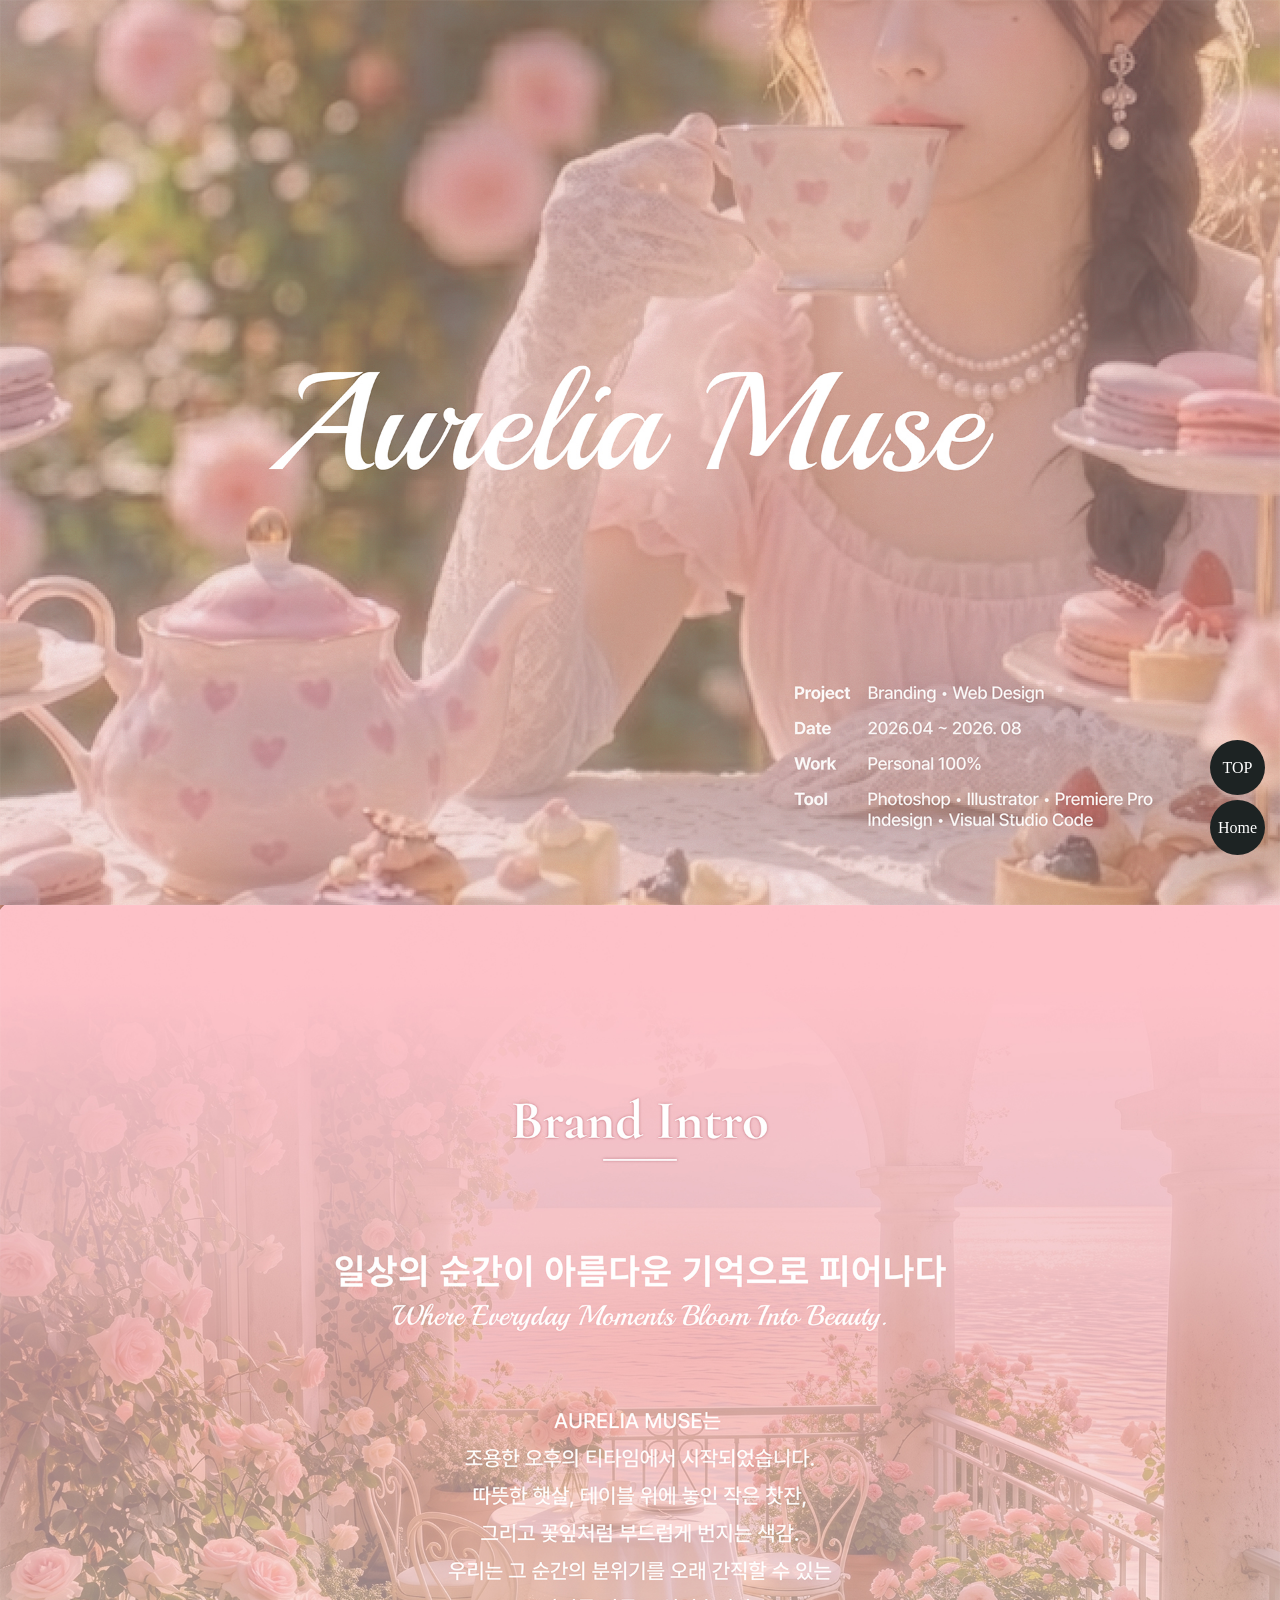
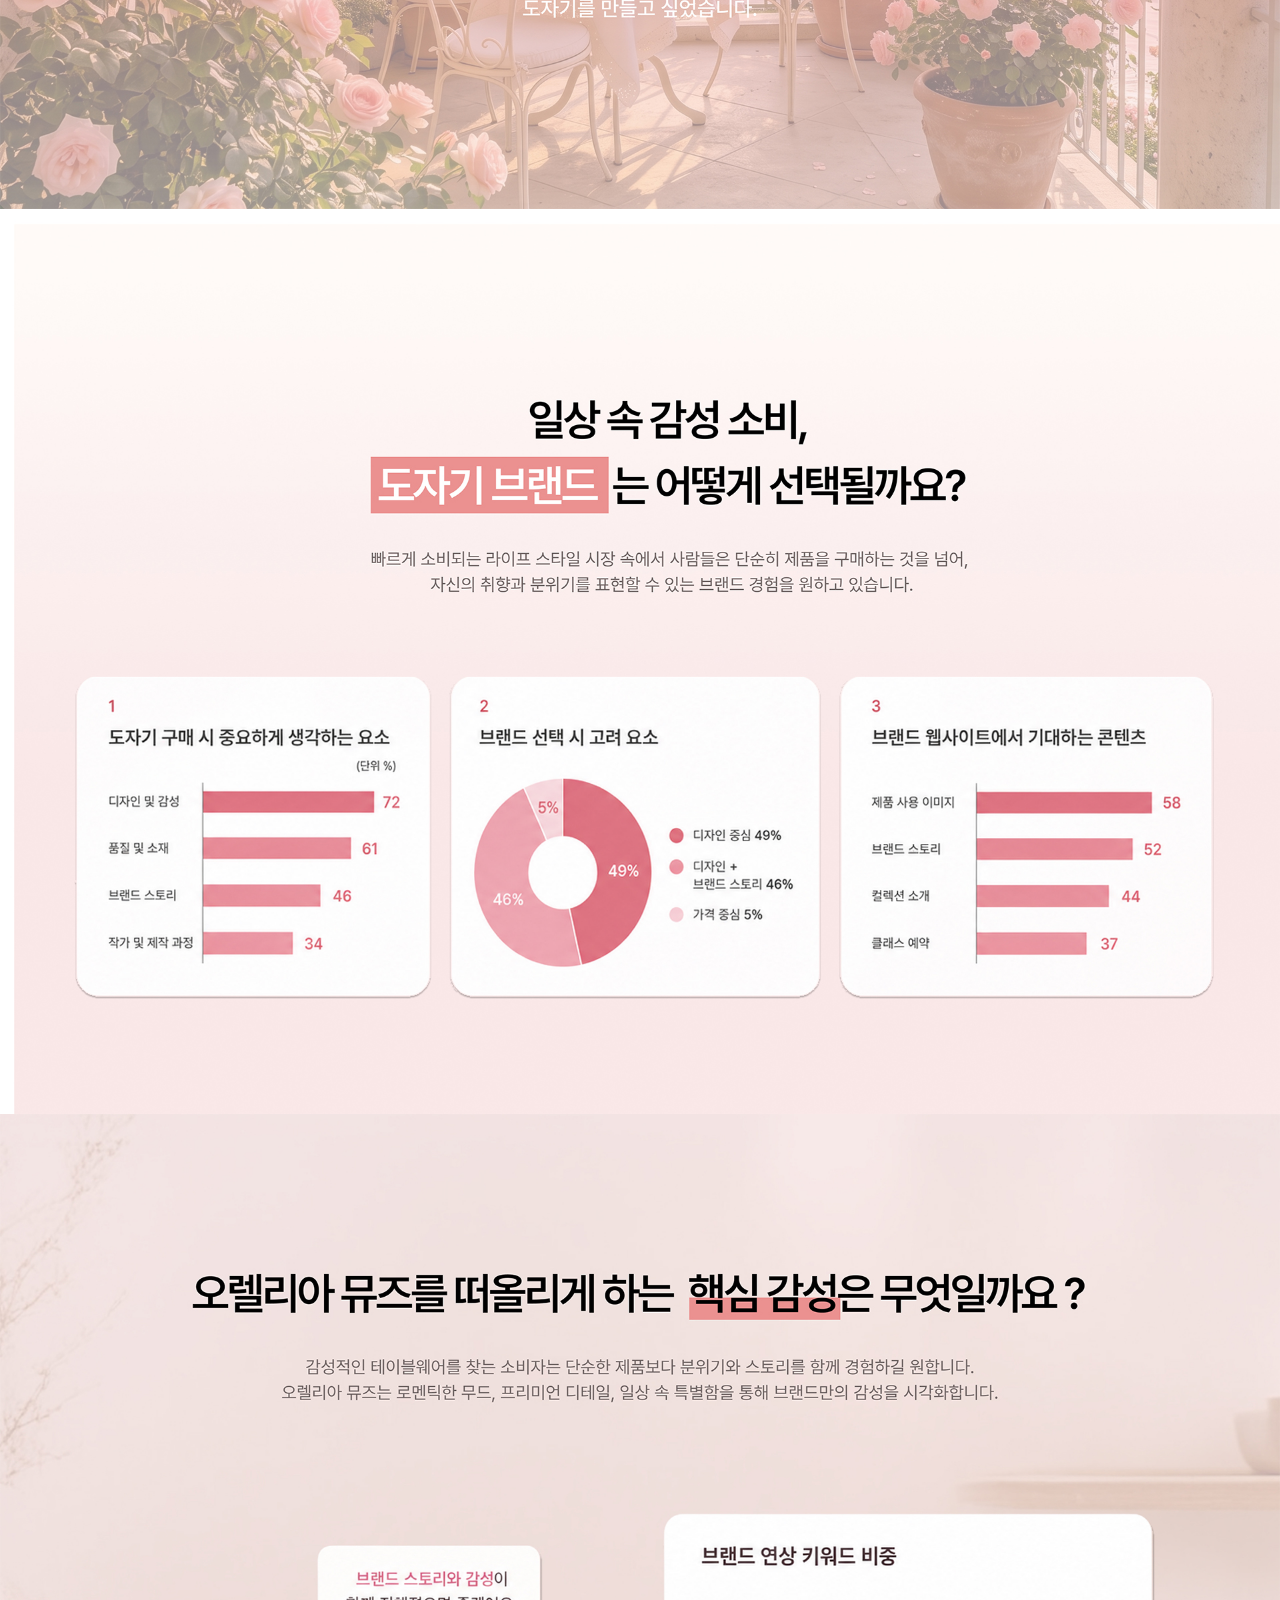
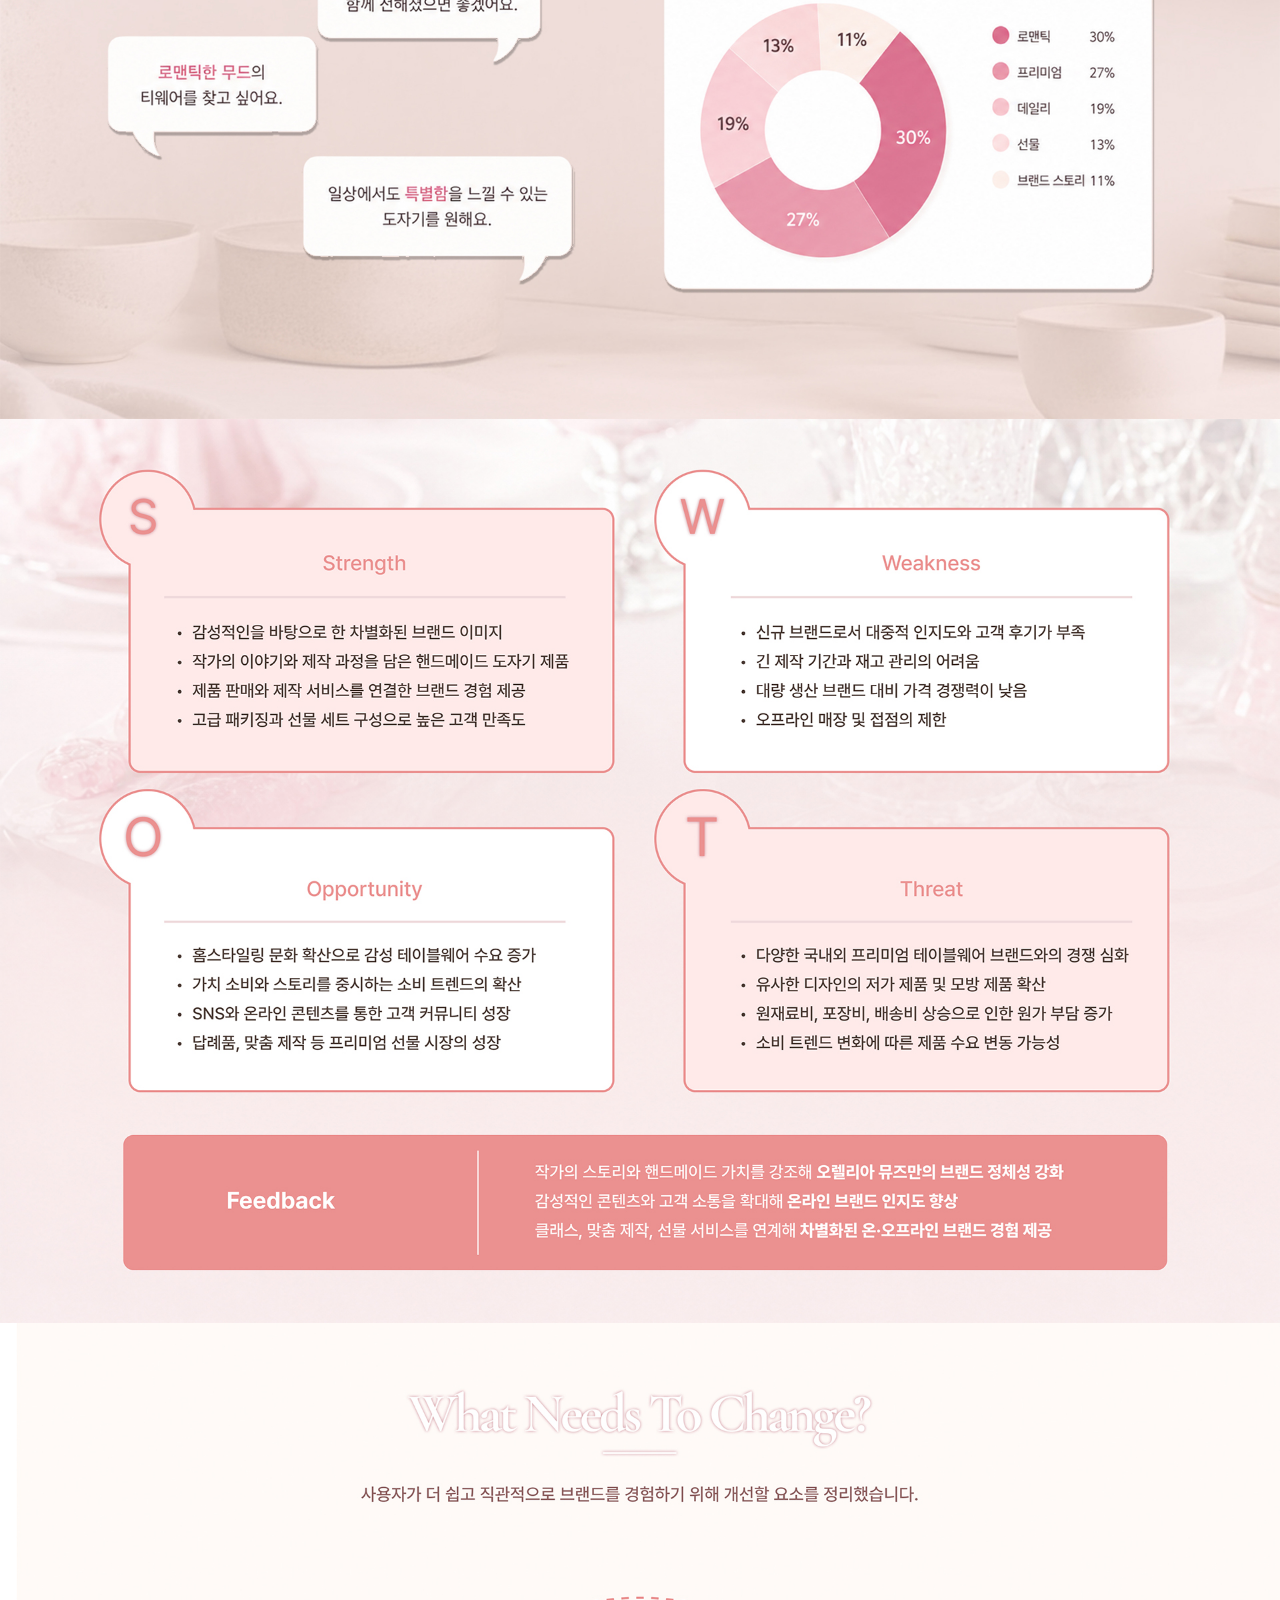
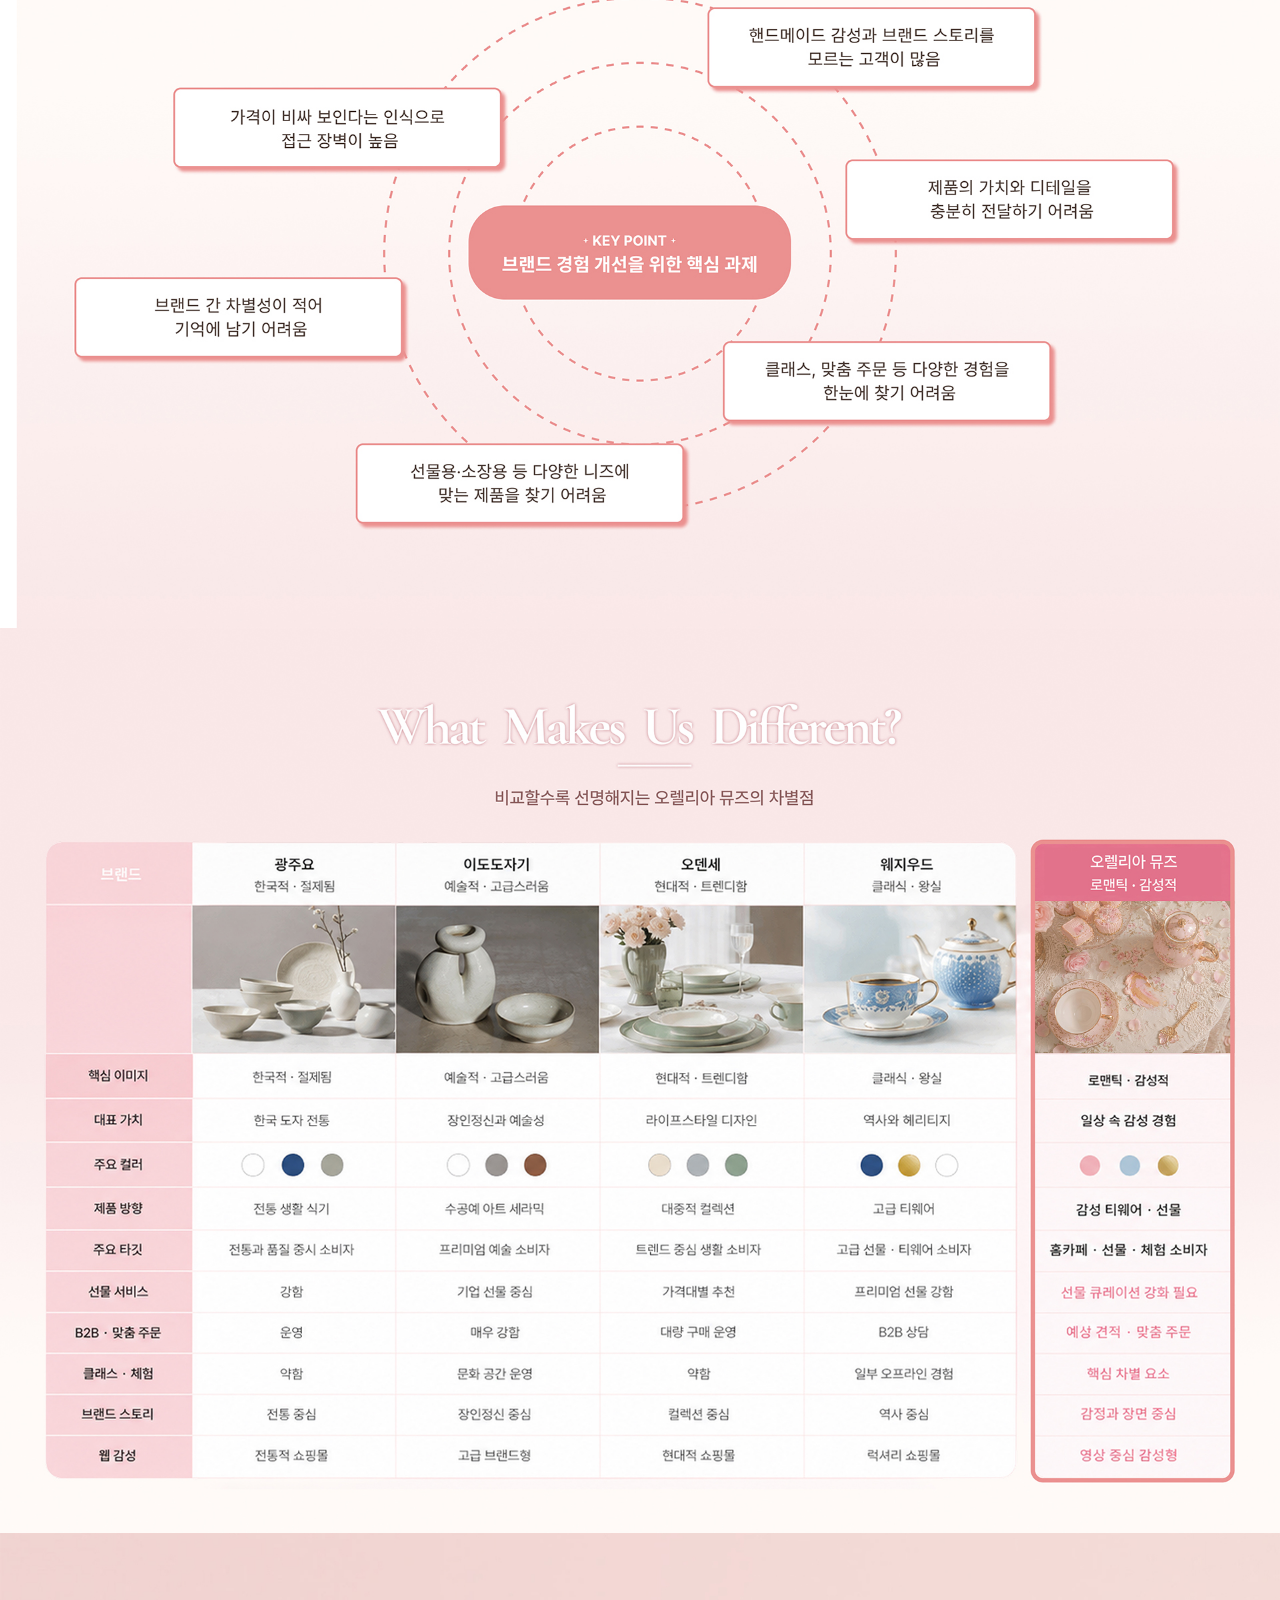
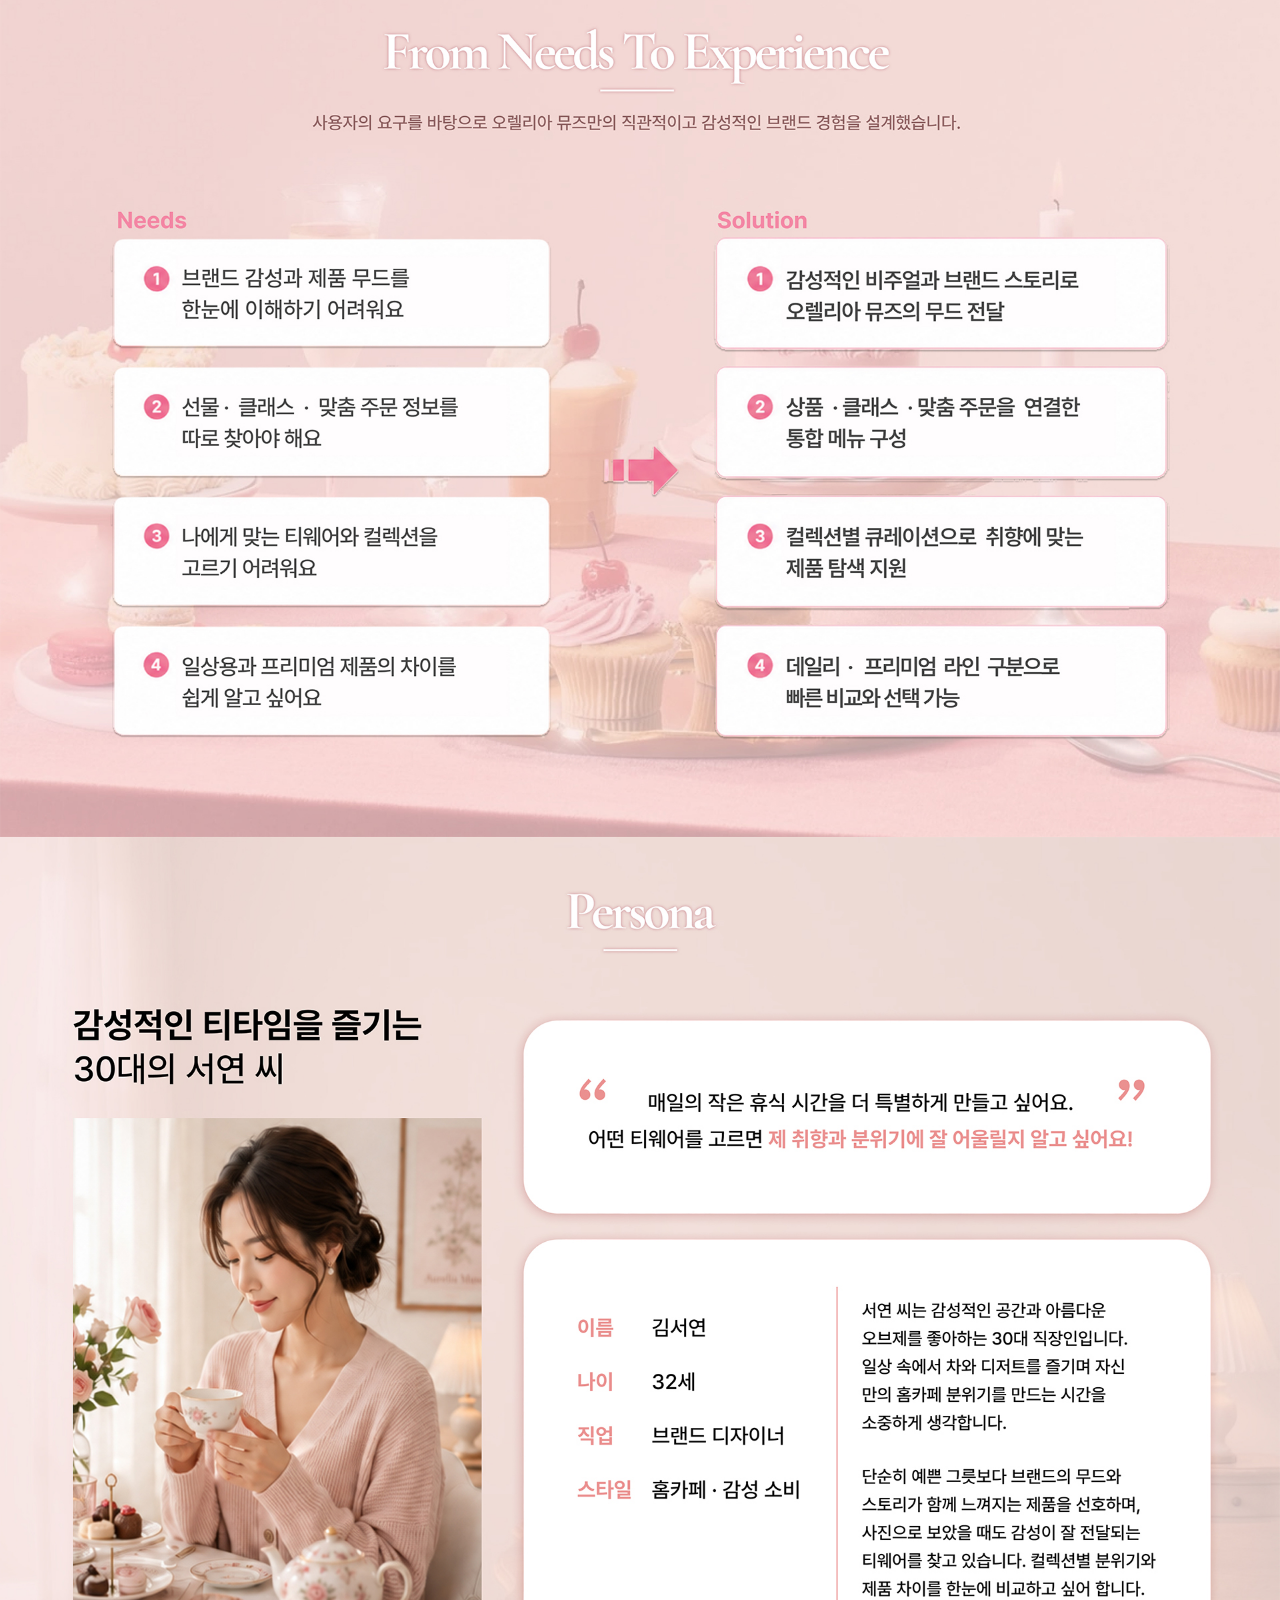
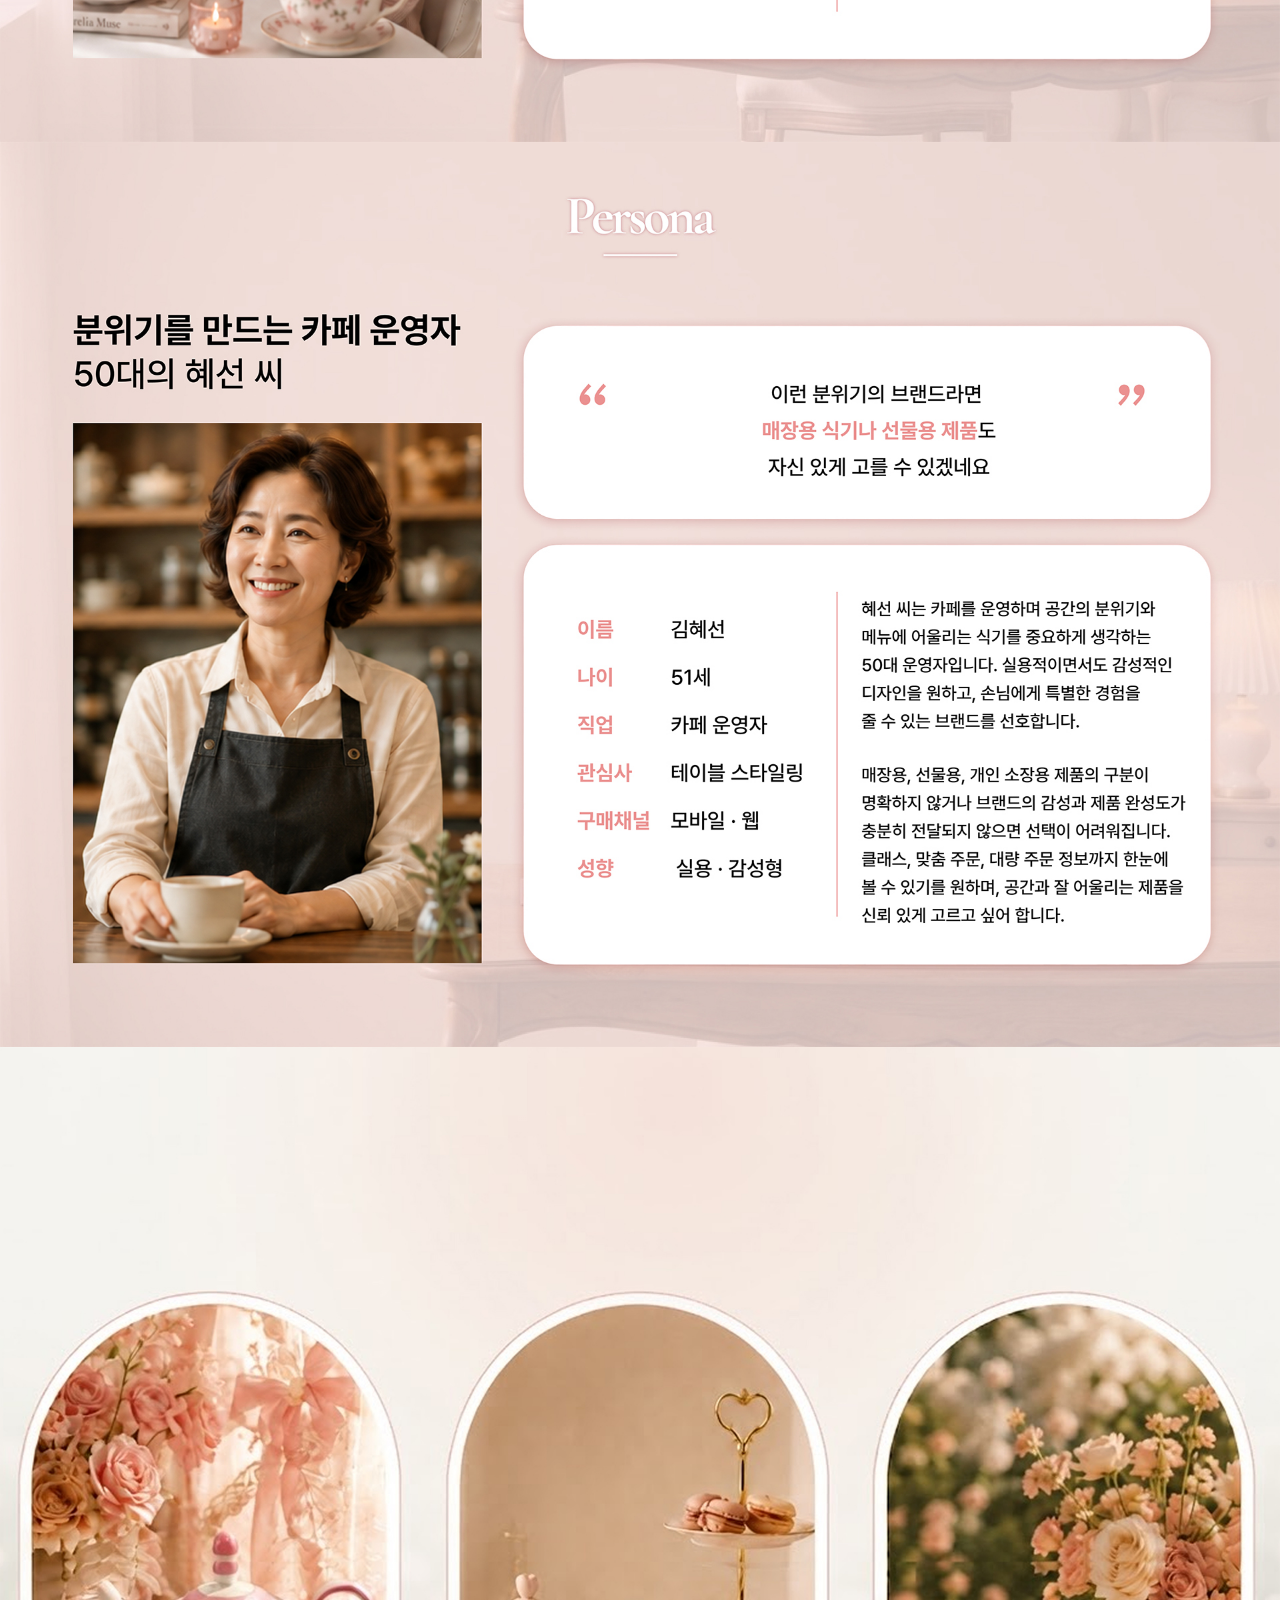
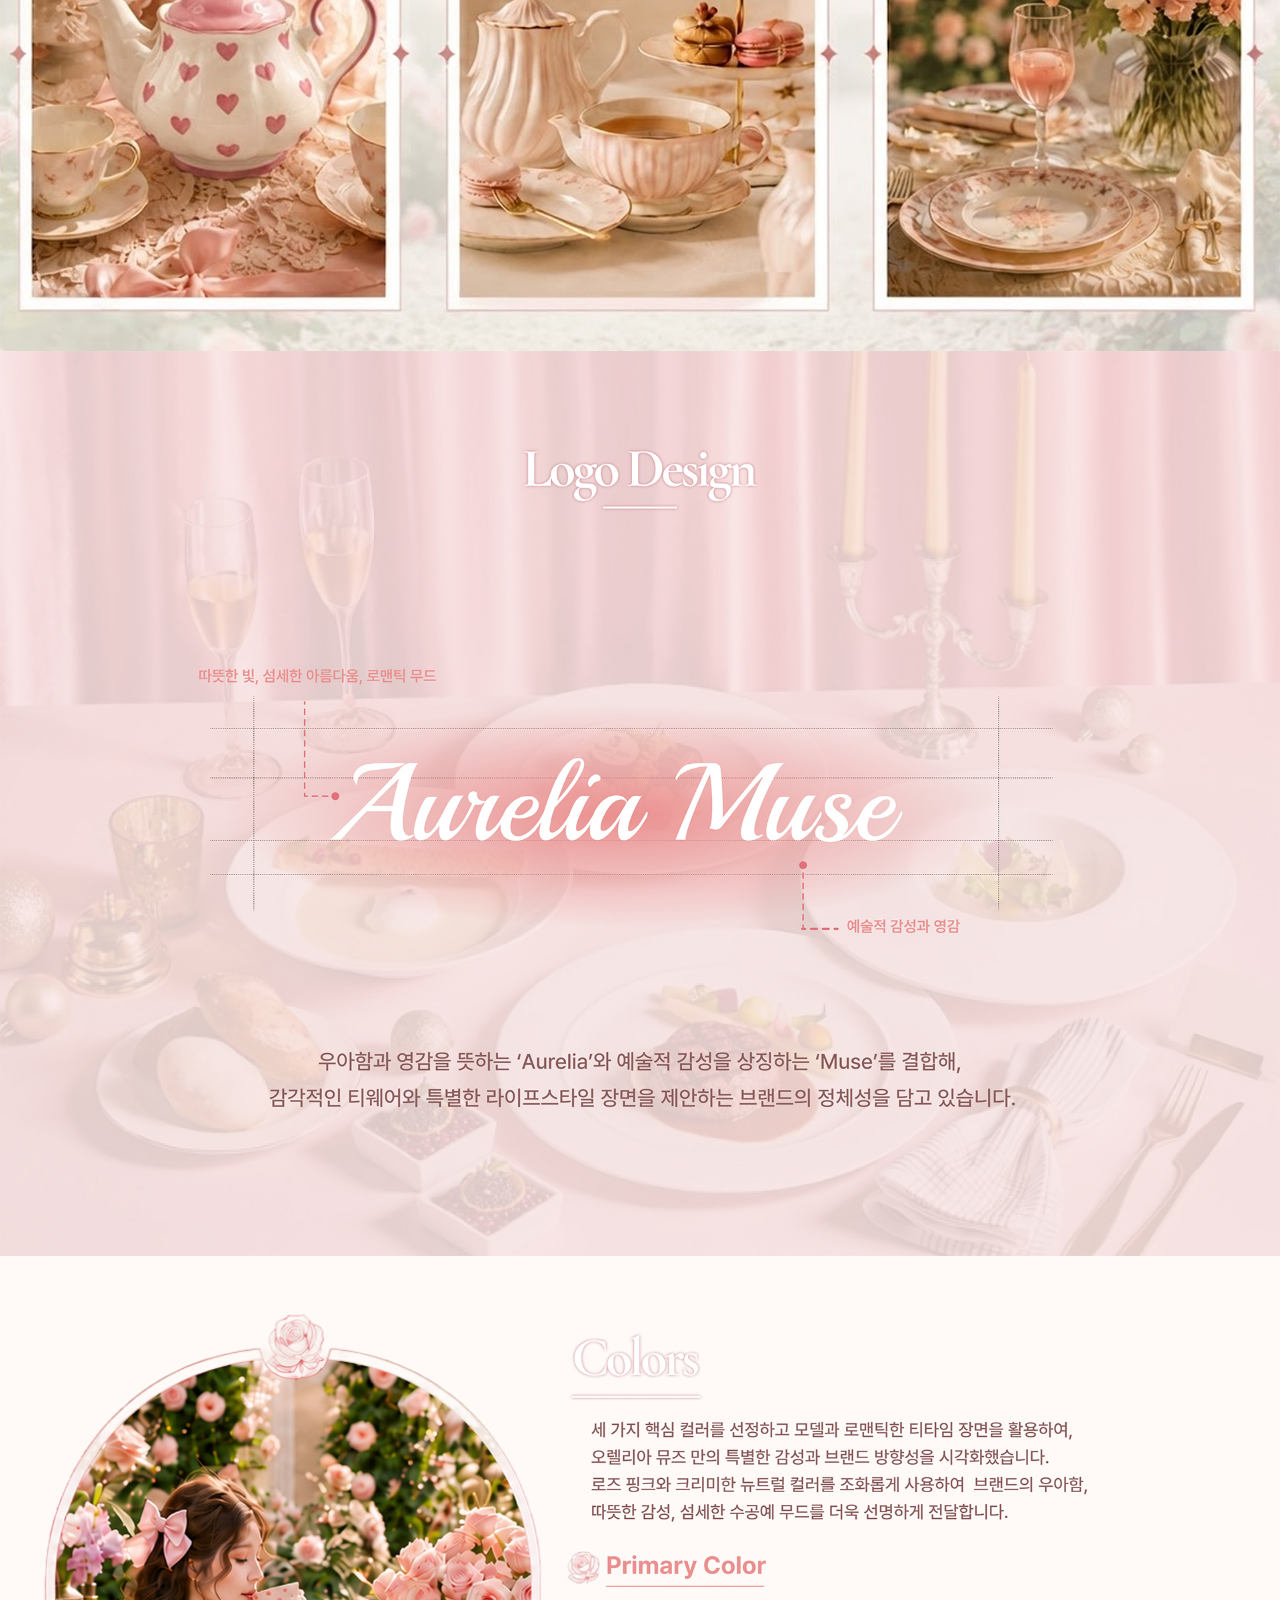
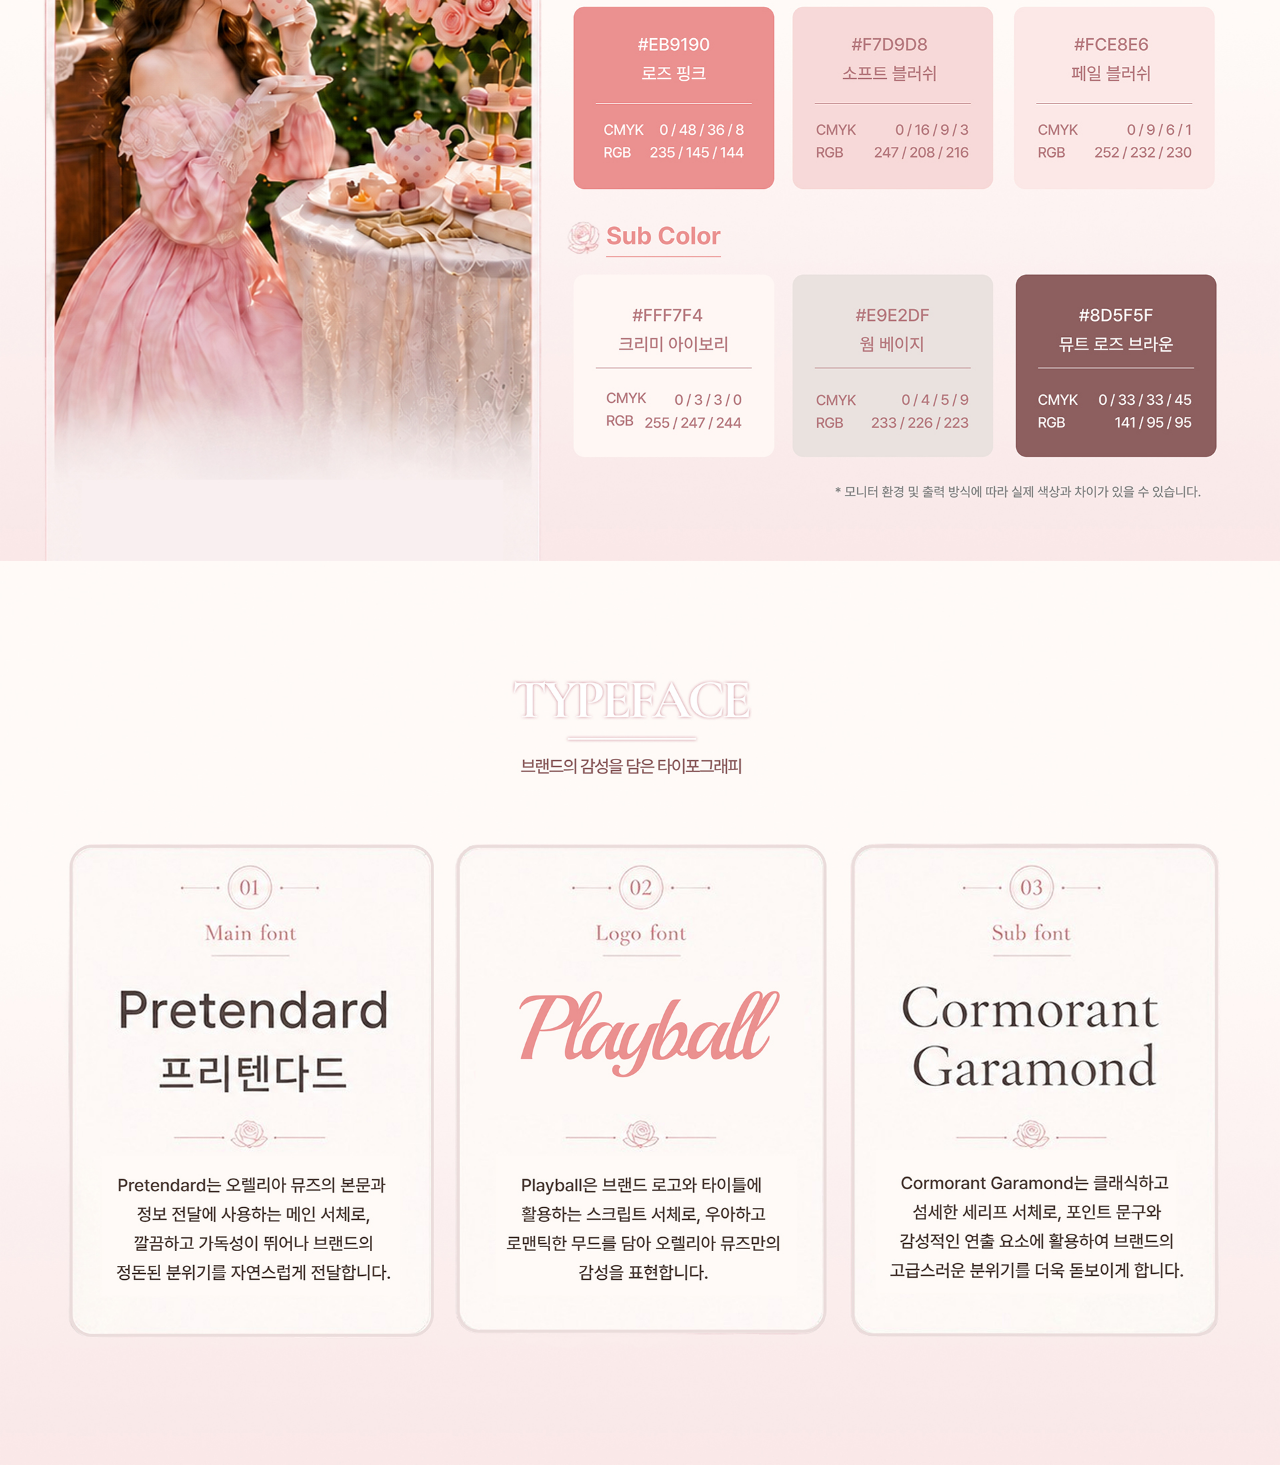
<file: brand.html>
<!doctype html>
<html>
	<head>
		<title>브랜드이름_목업</title>
		<meta charset="utf-8">
		<meta name="viewport" content="width=device-width, initial-scale=1">
		<meta http-equiv="X-UA-Compatible" content="IE=edge">
		<style>
			*{margin:0; padding:0;}
			a{text-decoration:none;
				color:inherit;}
			img{
				display: block;
				
			}
			.fixed_box{position:fixed;
				bottom:40px;
				right:30px;
				width:40px;}
			#top img{
					width: 100%;
				}
			.home_btn, .top_btn{
				display: inline-block;
				width:55px;
				line-height: 55px;
				background-color: #1d2323;
				text-align: center;
				border-radius:50%;
				margin-bottom:5px;
				color:#fff;
				transition: all 0.5s;
			}
			.fixed_box a:hover{
				background-color: #1d2323;
			}
		</style>
	</head>
	<body>
		<div id="top">
			<img src="./guide2_img/1.jpg" alt="bx이미지"><!--가이드 이미지 경로 지정하기-->
			<img src="./guide2_img/2.jpg" alt="bx이미지"><!--가이드 이미지 경로 지정하기-->
			<img src="./guide2_img/3.jpg" alt="bx이미지"><!--가이드 이미지 경로 지정하기-->
			<img src="./guide2_img/4.jpg" alt="bx이미지"><!--가이드 이미지 경로 지정하기-->
			<img src="./guide2_img/5.jpg" alt="bx이미지"><!--가이드 이미지 경로 지정하기-->
			<img src="./guide2_img/6.jpg" alt="bx이미지"><!--가이드 이미지 경로 지정하기-->
			<img src="./guide2_img/7.jpg" alt="bx이미지"><!--가이드 이미지 경로 지정하기-->
			<img src="./guide2_img/8.jpg" alt="bx이미지"><!--가이드 이미지 경로 지정하기-->
			<img src="./guide2_img/9.jpg" alt="bx이미지"><!--가이드 이미지 경로 지정하기-->
			<img src="./guide2_img/10.jpg" alt="bx이미지"><!--가이드 이미지 경로 지정하기-->
			<img src="./guide2_img/11.jpg" alt="bx이미지"><!--가이드 이미지 경로 지정하기-->
			<img src="./guide2_img/12.jpg" alt="bx이미지"><!--가이드 이미지 경로 지정하기-->
			<img src="./guide2_img/13.jpg" alt="bx이미지"><!--가이드 이미지 경로 지정하기-->
			<img src="./guide2_img/14.jpg" alt="bx이미지"><!--가이드 이미지 경로 지정하기-->

			
		</div>
		<div class="fixed_box">
			<a href="#top" class="top_btn"><!--href부분은 이미지를 감싼 div에 있는 id이름과 동일하게 설정.-->
				TOP
			</a>
			<a href="포트폴리오사이트주소" target="_blank" class="home_btn">
				Home
			</a>
		</div>


		<!--이동시 부드럽게 이동시키기 위해 추가한 구문 시작. script쪽 전부 삭제가능.-->
		<script src="https://code.jquery.com/jquery-1.12.4.min.js" integrity="sha256-ZosEbRLbNQzLpnKIkEdrPv7lOy9C27hHQ+Xp8a4MxAQ=" crossorigin="anonymous"></script>
		<script>
			$(function() {
				$('a[href*="#"]:not([href="#"])').click(function() {
				if (location.pathname.replace(/^\//,'') == this.pathname.replace(/^\//,'') && location.hostname == this.hostname) {
				var target = $(this.hash);
				target = target.length ? target : $('[name=' + this.hash.slice(1) +']');
				if (target.length) {
				$('html, body').animate({
				scrollTop: target.offset().top
				}, 500);//움직이는 시간 조정
				return false;
				}
				}
				});
				});
		</script>
		<!--이동시 부드럽게 이동시키기 위해 추가한 구문 끝. 삭제가능.-->
	</body>
</html>
</file>
